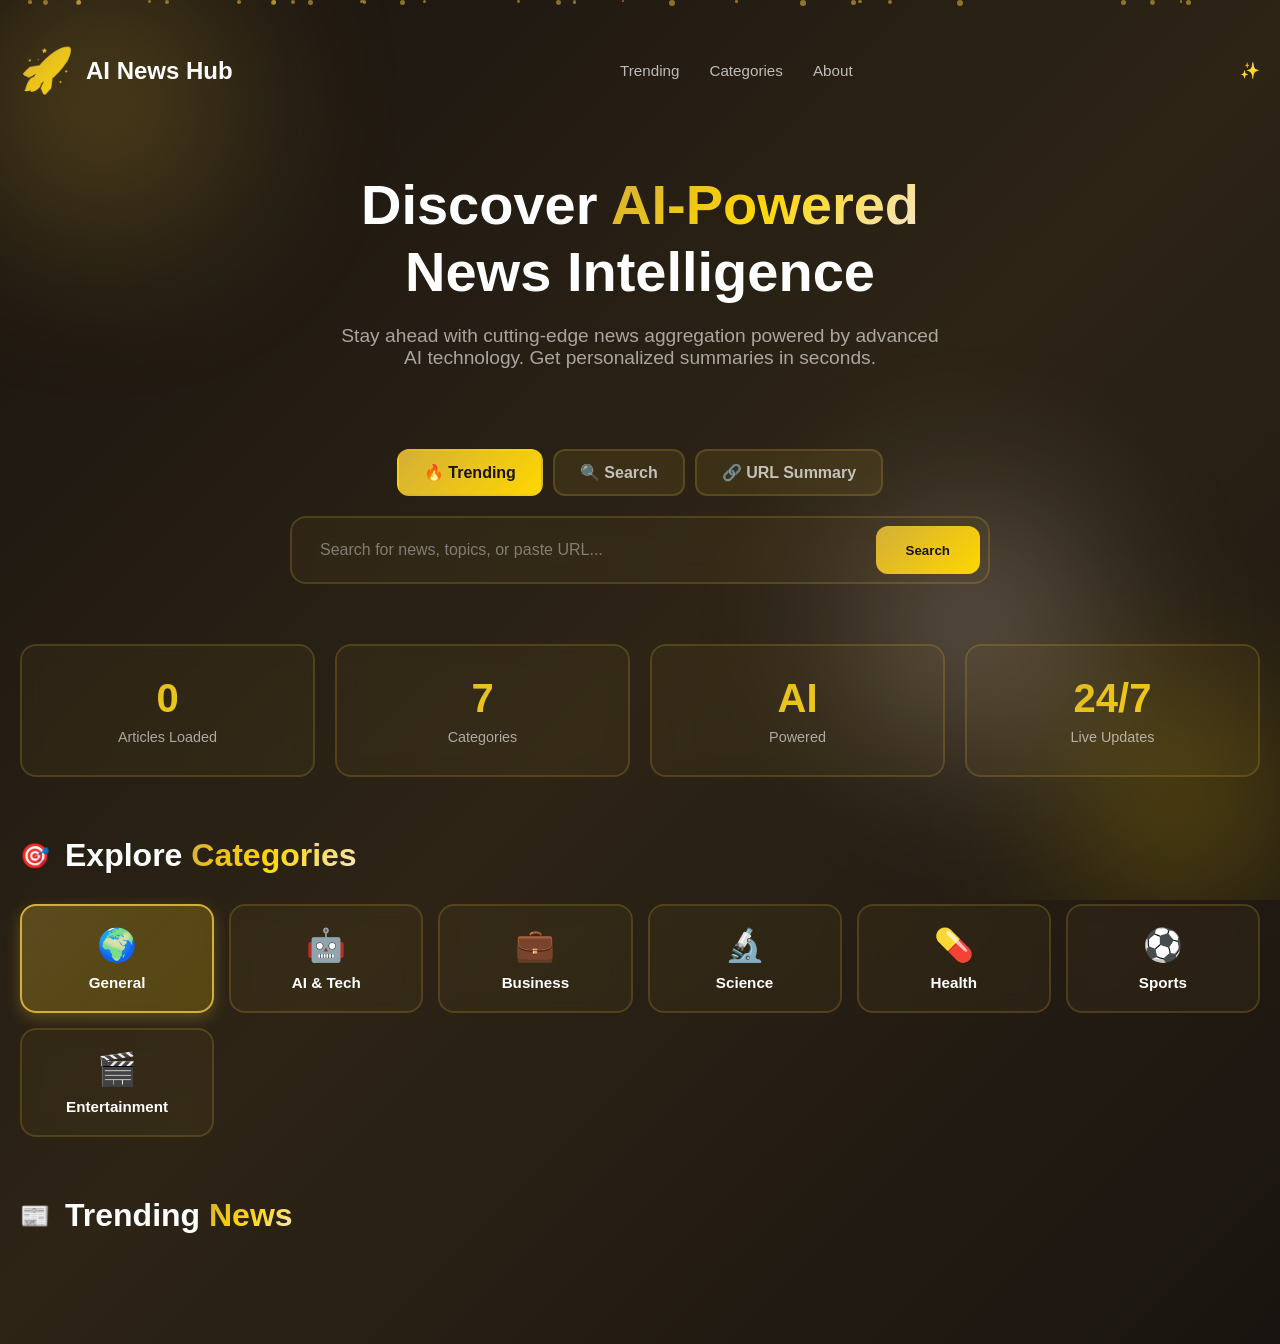
<file: AI NEWS/NEWS.html>
<!DOCTYPE html>
<html lang="en">
<head>
    <meta charset="UTF-8">
    <meta name="viewport" content="width=device-width, initial-scale=1.0">
    <title>AI News Hub - Crypto Style</title>
    <link rel="stylesheet" href="Stylish_NEWS.css">
</head>
<body>
    <div class="bg-elements">
        <div class="glow-orb orb-1"></div>
        <div class="glow-orb orb-2"></div>
        <div class="glow-orb orb-3"></div>
        <!-- Particles will be added by JavaScript -->
    </div>

    <div class="container">
        <header>
            <div class="logo">
                <span class="logo-icon">🚀</span>
                <span>AI News Hub</span>
            </div>
            <nav>
                <a href="#trending">Trending</a>
                <a href="#categories">Categories</a>
                <a href="#about">About</a>
            </nav>
            <div class="sparkle">✨</div>
        </header>

        <section class="hero">
            <h1>
                Discover <span class="gradient-text">AI-Powered</span><br>
                News Intelligence
            </h1>
            <p>Stay ahead with cutting-edge news aggregation powered by advanced AI technology. Get personalized summaries in seconds.</p>
        </section>

        <section class="search-section">
            <div class="search-tabs">
                <div class="search-tab active" onclick="switchSearchTab('trending')">🔥 Trending</div>
                <div class="search-tab" onclick="switchSearchTab('search')">🔍 Search</div>
                <div class="search-tab" onclick="switchSearchTab('url')">🔗 URL Summary</div>
            </div>
            <div class="search-box">
                <input type="text" id="mainSearchInput" placeholder="Search for news, topics, or paste URL...">
                <button onclick="performSearch()">Search</button>
            </div>
        </section>

        <section class="stats-section">
            <div class="stat-card">
                <div class="stat-number" id="articleCount">0</div>
                <div class="stat-label">Articles Loaded</div>
            </div>
            <div class="stat-card">
                <div class="stat-number">7</div>
                <div class="stat-label">Categories</div>
            </div>
            <div class="stat-card">
                <div class="stat-number">AI</div>
                <div class="stat-label">Powered</div>
            </div>
            <div class="stat-card">
                <div class="stat-number">24/7</div>
                <div class="stat-label">Live Updates</div>
            </div>
        </section>

        <section class="categories-section" id="categories">
            <div class="section-header">
                <span class="section-icon">🎯</span>
                <h2>Explore <span class="gradient-text">Categories</span></h2>
            </div>
            <div class="categories-grid">
                <div class="category-card active" onclick="selectCategory('general')">
                    <div class="category-icon">🌍</div>
                    <div class="category-name">General</div>
                </div>
                <div class="category-card" onclick="selectCategory('technology')">
                    <div class="category-icon">🤖</div>
                    <div class="category-name">AI & Tech</div>
                </div>
                <div class="category-card" onclick="selectCategory('business')">
                    <div class="category-icon">💼</div>
                    <div class="category-name">Business</div>
                </div>
                <div class="category-card" onclick="selectCategory('science')">
                    <div class="category-icon">🔬</div>
                    <div class="category-name">Science</div>
                </div>
                <div class="category-card" onclick="selectCategory('health')">
                    <div class="category-icon">💊</div>
                    <div class="category-name">Health</div>
                </div>
                <div class="category-card" onclick="selectCategory('sports')">
                    <div class="category-icon">⚽</div>
                    <div class="category-name">Sports</div>
                </div>
                <div class="category-card" onclick="selectCategory('entertainment')">
                    <div class="category-icon">🎬</div>
                    <div class="category-name">Entertainment</div>
                </div>
            </div>
        </section>

        <section class="news-section">
            <div class="section-header">
                <span class="section-icon">📰</span>
                <h2>Trending <span class="gradient-text">News</span></h2>
            </div>
            <div id="loadingIndicator" class="loading" style="display: none;">
                <div class="spinner"></div>
                <p>Loading amazing content...</p>
            </div>
            <div id="newsGrid" class="news-grid"></div>
        </section>
    </div>

    <div id="summaryModal" class="modal" onclick="closeModal(event)">
        <div class="modal-content" onclick="event.stopPropagation()">
            <div class="modal-header">
                <span class="modal-badge">✨ AI SUMMARY</span>
                <button class="close-btn" onclick="closeModal()">×</button>
            </div>
            <div class="modal-title" id="modalTitle"></div>
            <div class="modal-text" id="modalText"></div>
        </div>
    </div>

    <script src="Live_action.js"></script>
</body>
</html>
</file>
<file: AI NEWS/Stylish_NEWS.css>
* {
            margin: 0;
            padding: 0;
            box-sizing: border-box;
        }

        body {
            font-family: 'Inter', -apple-system, BlinkMacSystemFont, 'Segoe UI', sans-serif;
            background: linear-gradient(135deg, #1a1410 0%, #2d2416 50%, #1a1410 100%);
            color: white;
            min-height: 100vh;
            overflow-x: hidden;
        }

        /* Animated background elements */
        .bg-elements {
            position: fixed;
            width: 100%;
            height: 100%;
            overflow: hidden;
            z-index: 0;
            pointer-events: none;
        }

        .glow-orb {
            position: absolute;
            border-radius: 50%;
            filter: blur(80px);
            opacity: 0.4;
            animation: float 20s infinite;
        }

        .orb-1 {
            width: 400px;
            height: 400px;
            background: radial-gradient(circle, #d4af37 0%, transparent 70%);
            top: -100px;
            left: -100px;
            animation-delay: 0s;
        }

        .orb-2 {
            width: 300px;
            height: 300px;
            background: radial-gradient(circle, #ffd700 0%, transparent 70%);
            bottom: -50px;
            right: -50px;
            animation-delay: 5s;
        }

        .orb-3 {
            width: 350px;
            height: 350px;
            background: radial-gradient(circle, #f5e6d3 0%, transparent 70%);
            top: 50%;
            right: 10%;
            animation-delay: 10s;
        }

        /* Floating particles */
        .particle {
            position: absolute;
            width: 4px;
            height: 4px;
            background: #d4af37;
            border-radius: 50%;
            opacity: 0.6;
            animation: particleFloat 15s infinite;
        }

        @keyframes float {
            0%, 100% { transform: translate(0, 0) scale(1); }
            25% { transform: translate(50px, 50px) scale(1.1); }
            50% { transform: translate(-30px, 80px) scale(0.9); }
            75% { transform: translate(30px, -50px) scale(1.05); }
        }

        @keyframes particleFloat {
            0% {
                transform: translateY(100vh) translateX(0) scale(0);
                opacity: 0;
            }
            10% {
                opacity: 0.6;
            }
            90% {
                opacity: 0.6;
            }
            100% {
                transform: translateY(-100px) translateX(100px) scale(1);
                opacity: 0;
            }
        }

        .container {
            max-width: 1400px;
            margin: 0 auto;
            padding: 20px;
            position: relative;
            z-index: 1;
        }

        /* Header */
        header {
            display: flex;
            justify-content: space-between;
            align-items: center;
            padding: 25px 0;
            margin-bottom: 50px;
        }

        .logo {
            display: flex;
            align-items: center;
            gap: 12px;
            font-size: 1.5em;
            font-weight: 700;
        }

        .logo-icon {
            font-size: 1.8em;
            background: linear-gradient(135deg, #d4af37 0%, #ffd700 100%);
            -webkit-background-clip: text;
            background-clip: text;
            -webkit-text-fill-color: transparent;
        }

        nav {
            display: flex;
            gap: 30px;
        }

        nav a {
            color: rgba(255,255,255,0.7);
            text-decoration: none;
            font-weight: 500;
            transition: all 0.3s;
            font-size: 0.95em;
        }

        nav a:hover {
            color: white;
        }

        .header-actions {
            display: flex;
            gap: 15px;
        }

        .btn {
            padding: 12px 28px;
            border-radius: 12px;
            border: none;
            font-weight: 600;
            cursor: pointer;
            transition: all 0.3s;
            font-size: 0.9em;
        }

        .btn-outline {
            background: rgba(255,255,255,0.05);
            color: white;
            border: 2px solid rgba(255,255,255,0.1);
        }

        .btn-outline:hover {
            background: rgba(255,255,255,0.1);
            border-color: rgba(255,255,255,0.2);
        }

        .btn-primary {
            background: linear-gradient(135deg, #a259ff 0%, #ff6bcb 100%);
            color: white;
            box-shadow: 0 8px 25px rgba(162, 89, 255, 0.4);
        }

        .btn-primary:hover {
            transform: translateY(-2px);
            box-shadow: 0 12px 35px rgba(162, 89, 255, 0.5);
        }

        /* Hero Section */
        .hero {
            text-align: center;
            margin-bottom: 80px;
        }

        .hero h1 {
            font-size: 3.5em;
            font-weight: 800;
            margin-bottom: 20px;
            line-height: 1.2;
        }

        .gradient-text {
            background: linear-gradient(135deg, #d4af37 0%, #ffd700 50%, #f5e6d3 100%);
            -webkit-background-clip: text;
            -webkit-text-fill-color: transparent;
            background-clip: text;
        }

        .hero p {
            font-size: 1.2em;
            color: rgba(255,255,255,0.6);
            max-width: 600px;
            margin: 0 auto 30px;
        }

        /* Search Bar */
        .search-section {
            max-width: 700px;
            margin: 0 auto 60px;
        }

        .search-tabs {
            display: flex;
            gap: 10px;
            margin-bottom: 20px;
            justify-content: center;
        }

        .search-tab {
            padding: 12px 25px;
            background: rgba(212, 175, 55, 0.1);
            border: 2px solid rgba(212, 175, 55, 0.2);
            border-radius: 12px;
            color: rgba(255,255,255,0.7);
            cursor: pointer;
            transition: all 0.3s;
            font-weight: 600;
        }

        .search-tab:hover {
            background: rgba(212, 175, 55, 0.15);
            color: #d4af37;
        }

        .search-tab.active {
            background: linear-gradient(135deg, #d4af37 0%, #ffd700 100%);
            color: #1a1410;
            border-color: transparent;
            font-weight: 700;
        }

        .search-box {
            display: flex;
            gap: 12px;
            background: rgba(212, 175, 55, 0.05);
            backdrop-filter: blur(10px);
            border: 2px solid rgba(212, 175, 55, 0.2);
            border-radius: 16px;
            padding: 8px;
        }

        .search-box input {
            flex: 1;
            padding: 15px 20px;
            background: transparent;
            border: none;
            color: white;
            font-size: 1em;
            outline: none;
        }

        .search-box input::placeholder {
            color: rgba(255,255,255,0.4);
        }

        .search-box button {
            padding: 12px 30px;
            background: linear-gradient(135deg, #d4af37 0%, #ffd700 100%);
            border: none;
            border-radius: 12px;
            color: #1a1410;
            font-weight: 600;
            cursor: pointer;
            transition: all 0.3s;
        }

        .search-box button:hover {
            transform: scale(1.05);
            box-shadow: 0 8px 25px rgba(212, 175, 55, 0.4);
        }

        /* Categories */
        .categories-section {
            margin-bottom: 60px;
        }

        .section-header {
            display: flex;
            align-items: center;
            gap: 15px;
            margin-bottom: 30px;
        }

        .section-header h2 {
            font-size: 2em;
            font-weight: 700;
        }

        .section-icon {
            font-size: 1.5em;
        }

        .categories-grid {
            display: grid;
            grid-template-columns: repeat(auto-fit, minmax(180px, 1fr));
            gap: 15px;
        }

        .category-card {
            background: rgba(212, 175, 55, 0.05);
            backdrop-filter: blur(10px);
            border: 2px solid rgba(212, 175, 55, 0.2);
            border-radius: 16px;
            padding: 20px;
            cursor: pointer;
            transition: all 0.3s;
            text-align: center;
        }

        .category-card:hover {
            background: rgba(212, 175, 55, 0.1);
            border-color: rgba(212, 175, 55, 0.5);
            transform: translateY(-5px);
            box-shadow: 0 8px 20px rgba(212, 175, 55, 0.2);
        }

        .category-card.active {
            background: linear-gradient(135deg, rgba(212, 175, 55, 0.3) 0%, rgba(255, 215, 0, 0.2) 100%);
            border-color: #d4af37;
            box-shadow: 0 5px 15px rgba(212, 175, 55, 0.3);
        }

        .category-icon {
            font-size: 2em;
            margin-bottom: 10px;
        }

        .category-name {
            font-weight: 600;
            font-size: 0.95em;
        }

        /* News Grid */
        .news-section {
            margin-bottom: 60px;
        }

        .news-grid {
            display: grid;
            grid-template-columns: repeat(auto-fill, minmax(350px, 1fr));
            gap: 25px;
        }

        .news-card {
            background: rgba(212, 175, 55, 0.03);
            backdrop-filter: blur(20px);
            border: 2px solid rgba(212, 175, 55, 0.15);
            border-radius: 20px;
            overflow: hidden;
            transition: all 0.3s;
            cursor: pointer;
        }

        .news-card:hover {
            transform: translateY(-8px);
            border-color: rgba(212, 175, 55, 0.5);
            box-shadow: 0 15px 40px rgba(212, 175, 55, 0.3);
            background: rgba(212, 175, 55, 0.05);
        }

        .news-image-container {
            position: relative;
            width: 100%;
            height: 220px;
            overflow: hidden;
            background: linear-gradient(135deg, #d4af37 0%, #ffd700 100%);
        }

        .news-image {
            width: 100%;
            height: 100%;
            object-fit: cover;
        }

        .news-category-badge {
            position: absolute;
            top: 15px;
            left: 15px;
            background: rgba(0,0,0,0.7);
            backdrop-filter: blur(10px);
            padding: 8px 16px;
            border-radius: 20px;
            font-size: 0.85em;
            font-weight: 600;
        }

        .news-content {
            padding: 25px;
        }

        .news-meta {
            display: flex;
            justify-content: space-between;
            align-items: center;
            margin-bottom: 15px;
            font-size: 0.85em;
            color: rgba(255,255,255,0.5);
        }

        .news-source {
            display: flex;
            align-items: center;
            gap: 8px;
            font-weight: 600;
            color: #d4af37;
        }

        .news-title {
            font-size: 1.3em;
            font-weight: 700;
            margin-bottom: 12px;
            line-height: 1.4;
        }

        .news-description {
            color: rgba(255,255,255,0.6);
            font-size: 0.95em;
            line-height: 1.6;
            margin-bottom: 20px;
        }

        .news-actions {
            display: flex;
            gap: 10px;
        }

        .action-btn {
            flex: 1;
            padding: 12px;
            border-radius: 10px;
            border: none;
            font-weight: 600;
            cursor: pointer;
            transition: all 0.3s;
            font-size: 0.9em;
            display: flex;
            align-items: center;
            justify-content: center;
            gap: 8px;
        }

        .btn-summarize {
            background: rgba(212, 175, 55, 0.2);
            color: #d4af37;
            border: 2px solid rgba(212, 175, 55, 0.3);
        }

        .btn-summarize:hover {
            background: rgba(212, 175, 55, 0.3);
            border-color: #d4af37;
        }

        .btn-read {
            background: linear-gradient(135deg, #d4af37 0%, #ffd700 100%);
            color: #1a1410;
        }

        .btn-read:hover {
            transform: scale(1.05);
            box-shadow: 0 5px 20px rgba(212, 175, 55, 0.4);
        }

        /* Stats Section */
        .stats-section {
            display: grid;
            grid-template-columns: repeat(auto-fit, minmax(200px, 1fr));
            gap: 20px;
            margin-bottom: 60px;
        }

        .stat-card {
            background: rgba(212, 175, 55, 0.05);
            backdrop-filter: blur(10px);
            border: 2px solid rgba(212, 175, 55, 0.2);
            border-radius: 16px;
            padding: 30px;
            text-align: center;
            transition: all 0.3s;
        }

        .stat-card:hover {
            transform: translateY(-5px);
            border-color: rgba(212, 175, 55, 0.4);
            box-shadow: 0 8px 20px rgba(212, 175, 55, 0.2);
        }

        .stat-number {
            font-size: 2.5em;
            font-weight: 800;
            background: linear-gradient(135deg, #d4af37 0%, #ffd700 100%);
            -webkit-background-clip: text;
            background-clip: text;
            -webkit-text-fill-color: transparent;
            margin-bottom: 8px;
        }

        .stat-label {
            color: rgba(255,255,255,0.6);
            font-size: 0.9em;
        }

        /* Loading */
        .loading {
            text-align: center;
            padding: 60px;
        }

        .spinner {
            width: 60px;
            height: 60px;
            margin: 0 auto 20px;
            border: 4px solid rgba(212, 175, 55, 0.2);
            border-top: 4px solid #d4af37;
            border-radius: 50%;
            animation: spin 1s linear infinite;
        }

        @keyframes spin {
            0% { transform: rotate(0deg); }
            100% { transform: rotate(360deg); }
        }

        /* Modal */
        .modal {
            display: none;
            position: fixed;
            top: 0;
            left: 0;
            width: 100%;
            height: 100%;
            background: rgba(0,0,0,0.8);
            backdrop-filter: blur(10px);
            z-index: 1000;
            align-items: center;
            justify-content: center;
            padding: 20px;
        }

        .modal.show {
            display: flex;
        }

        .modal-content {
            background: linear-gradient(135deg, #1a1410 0%, #2d2416 100%);
            border: 2px solid rgba(212, 175, 55, 0.3);
            border-radius: 24px;
            padding: 40px;
            max-width: 700px;
            max-height: 80vh;
            overflow-y: auto;
            position: relative;
        }

        .modal-header {
            display: flex;
            justify-content: space-between;
            align-items: start;
            margin-bottom: 25px;
        }

        .modal-badge {
            background: linear-gradient(135deg, #d4af37 0%, #ffd700 100%);
            padding: 8px 20px;
            border-radius: 20px;
            font-weight: 700;
            font-size: 0.85em;
            color: #1a1410;
        }

        .close-btn {
            background: none;
            border: none;
            color: white;
            font-size: 30px;
            cursor: pointer;
            opacity: 0.6;
            transition: opacity 0.3s;
        }

        .close-btn:hover {
            opacity: 1;
        }

        .modal-title {
            font-size: 1.8em;
            font-weight: 700;
            margin-bottom: 20px;
            line-height: 1.3;
        }

        .modal-text {
            color: rgba(255,255,255,0.8);
            line-height: 1.8;
            font-size: 1.05em;
        }

        @media (max-width: 768px) {
            .hero h1 {
                font-size: 2em;
            }

            nav {
                display: none;
            }

            .news-grid {
                grid-template-columns: 1fr;
            }

            .categories-grid {
                grid-template-columns: repeat(2, 1fr);
            }
        }
</file>
